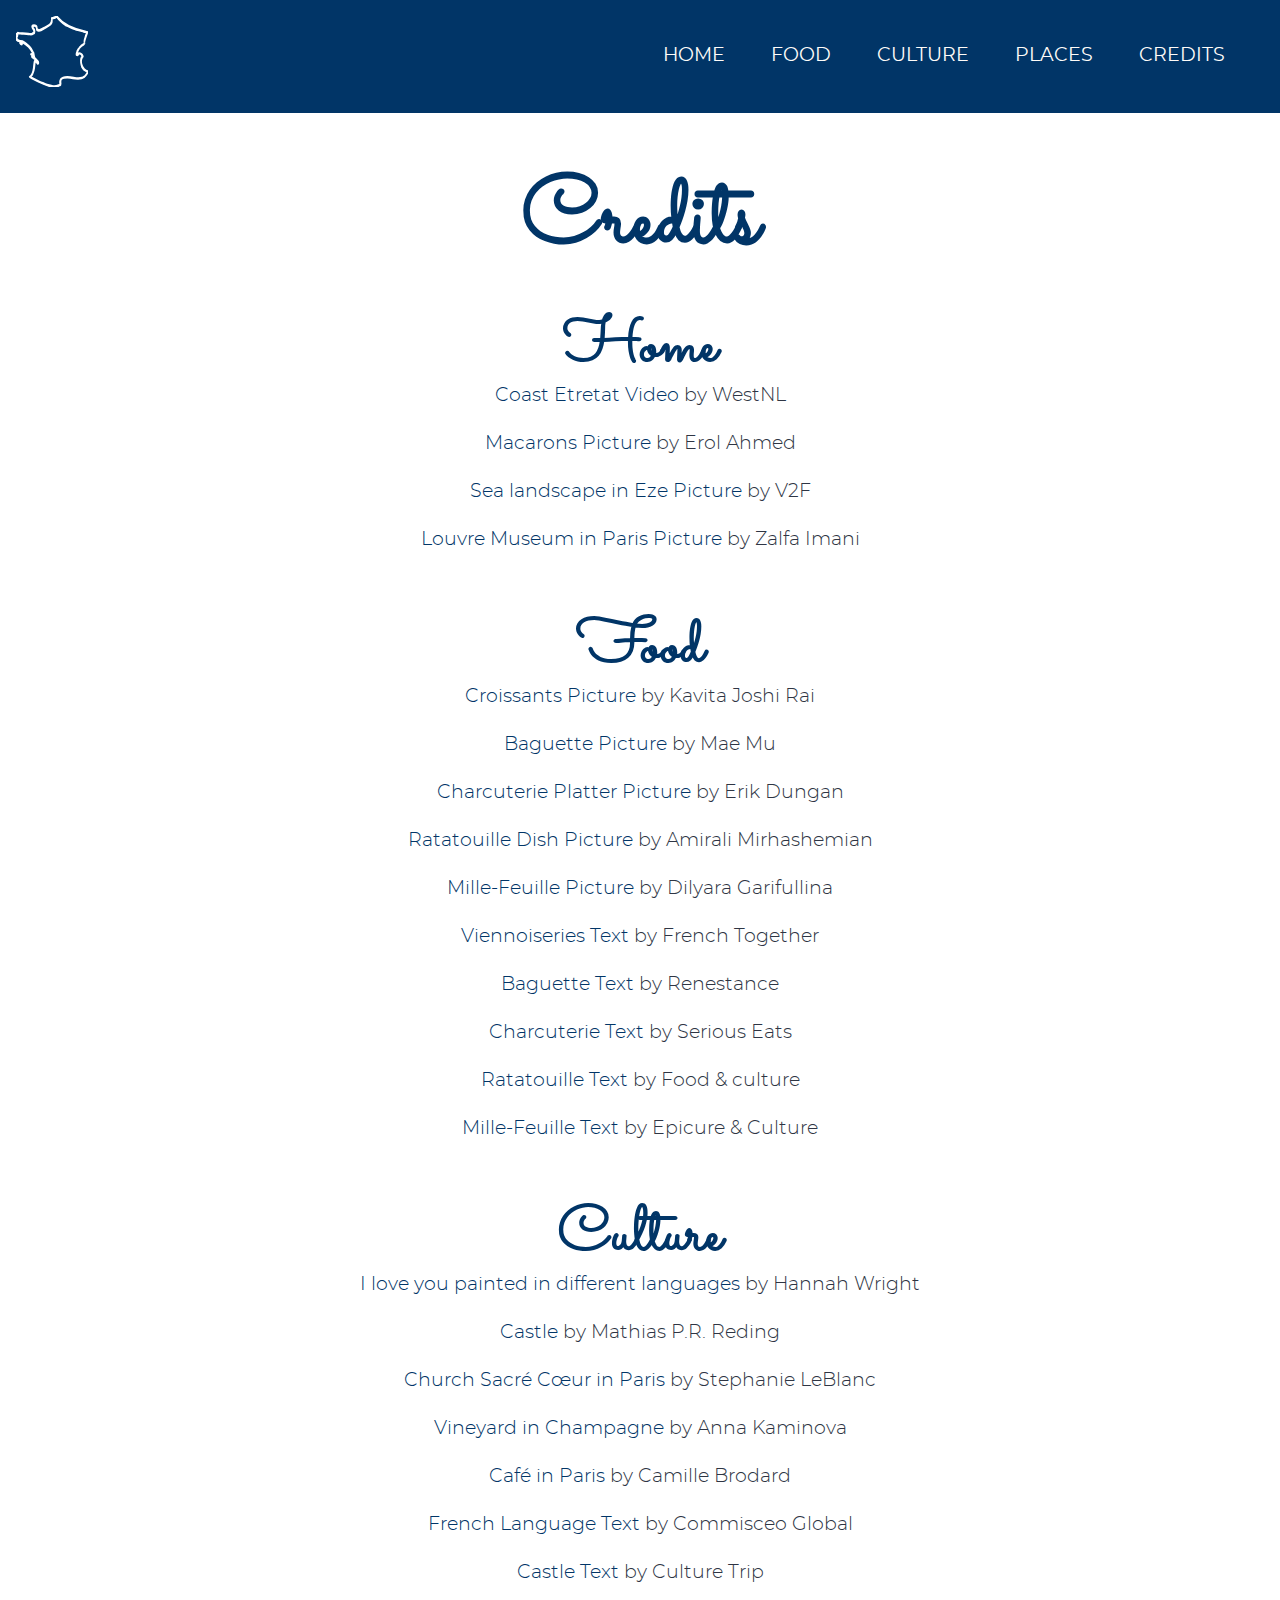
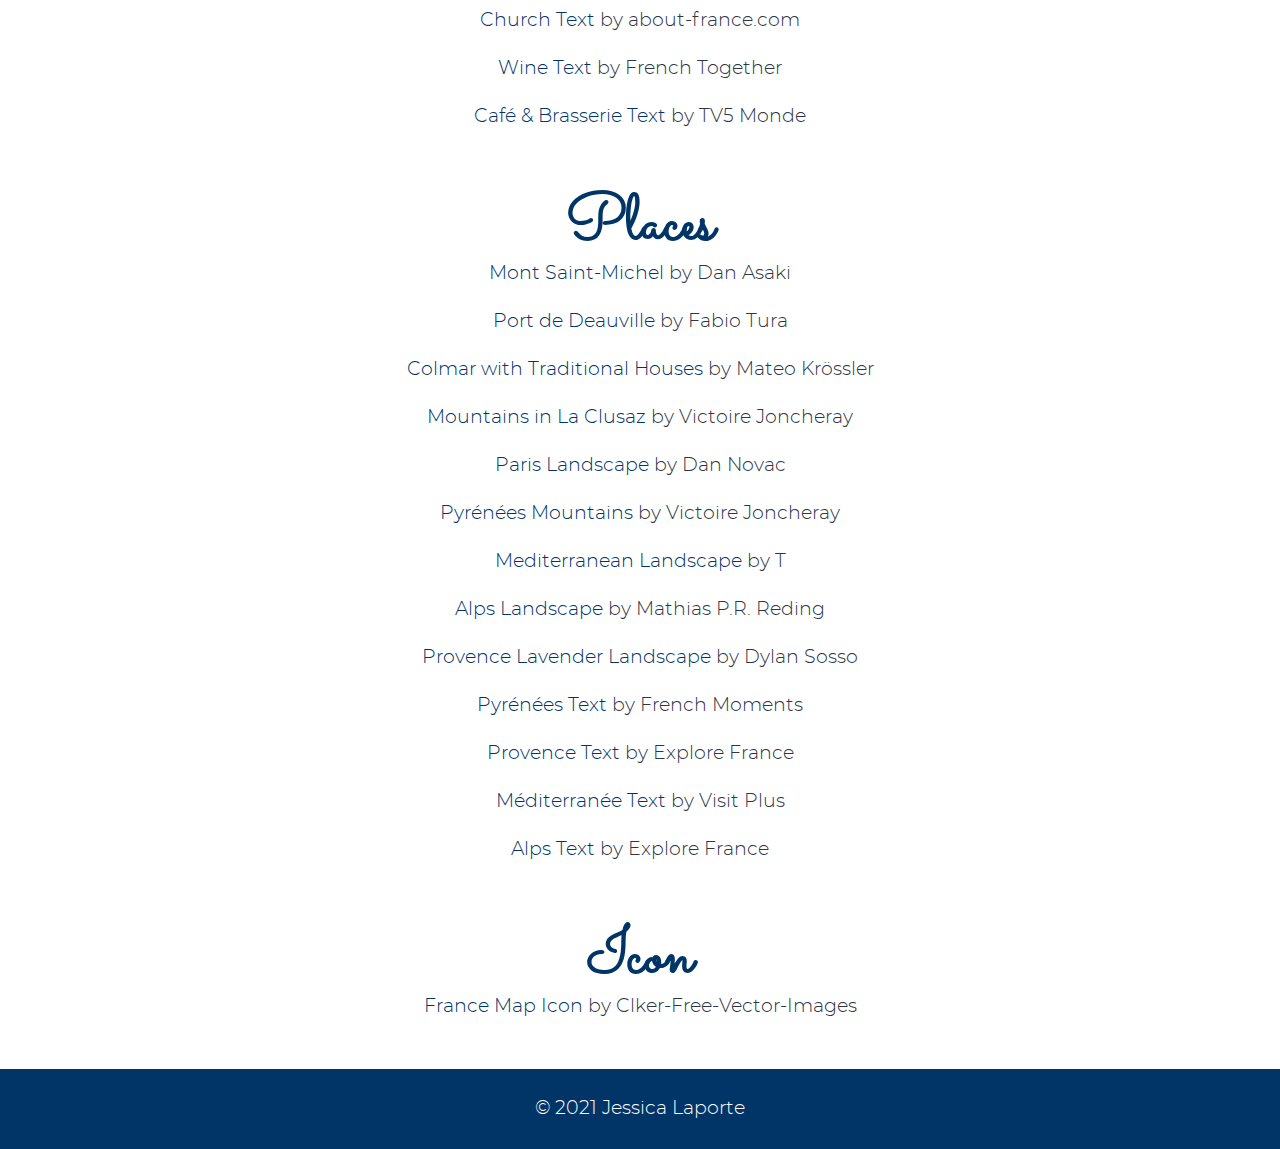
<file: credits.html>
<!DOCTYPE html>
<html lang="en">
<head>
    <meta charset="UTF-8">
    <meta http-equiv="X-UA-Compatible" content="IE=edge">
    <meta name="viewport" content="width=device-width, initial-scale=1.0">
    <meta name="description" content="Credits page gathering all the credits for images and texts used in the website.">
    <meta name="robots" content="noindex">
    
    <title>Credits</title>
    <link rel="stylesheet" href="styles/normalize-fwd.css">
	<link rel="stylesheet" href="styles/styles.css">
    <link rel="stylesheet" href="styles/credits.css">

    <link rel="apple-touch-icon-precomposed" sizes="57x57" href="apple-touch-icon-57x57.png" />
    <link rel="apple-touch-icon-precomposed" sizes="114x114" href="apple-touch-icon-114x114.png" />
    <link rel="apple-touch-icon-precomposed" sizes="72x72" href="apple-touch-icon-72x72.png" />
    <link rel="apple-touch-icon-precomposed" sizes="144x144" href="apple-touch-icon-144x144.png" />
    <link rel="apple-touch-icon-precomposed" sizes="60x60" href="apple-touch-icon-60x60.png" />
    <link rel="apple-touch-icon-precomposed" sizes="120x120" href="apple-touch-icon-120x120.png" />
    <link rel="apple-touch-icon-precomposed" sizes="76x76" href="apple-touch-icon-76x76.png" />
    <link rel="apple-touch-icon-precomposed" sizes="152x152" href="apple-touch-icon-152x152.png" />
    <link rel="icon" type="image/png" href="favicon-196x196.png" sizes="196x196" />
    <link rel="icon" type="image/png" href="favicon-96x96.png" sizes="96x96" />
    <link rel="icon" type="image/png" href="favicon-32x32.png" sizes="32x32" />
    <link rel="icon" type="image/png" href="favicon-16x16.png" sizes="16x16" />
    <link rel="icon" type="image/png" href="favicon-128.png" sizes="128x128" />
    <meta name="msapplication-TileColor" content="#FFFFFF" />
    <meta name="msapplication-TileImage" content="mstile-144x144.png" />
    <meta name="msapplication-square70x70logo" content="mstile-70x70.png" />
    <meta name="msapplication-square150x150logo" content="mstile-150x150.png" />
    <meta name="msapplication-wide310x150logo" content="mstile-310x150.png" />
    <meta name="msapplication-square310x310logo" content="mstile-310x310.png" />

</head>
<body>
    <a class="screen-reader-text" href="#site-main">Skip to content</a>

    <header class="blue">
        <a href="index.html">
            <img src="media/france-map2.svg" alt="drawing of a map of France">
        </a>
        
        <nav>
            <img id="hamburger" src="media/menu-icon.svg" alt="hamburger menu icon">
            <ul id="nav-menu" class="hidden">
                <li><a href="index.html">Home</a></li>
                <li><a href="food.html">Food</a></li>
                <li><a href="culture.html">Culture</a></li>
                <li><a href= "places.html">Places</a></li>
                <li><a href= "credits.html">Credits</a></li>
            </ul>
        </nav>

    </header>

    <main id="site-main">
        <section>
            <h1>Credits</h1>
            <section>
                <h2>Home</h2>
                <p><a href="https://pixabay.com/videos/coast-etretat-normandy-france-sea-88511/">Coast Etretat Video</a> by WestNL</p>
                <p><a href="https://unsplash.com/photos/q9Vt4pVnGzc">Macarons Picture</a> by Erol Ahmed</p>
                <p><a href="https://unsplash.com/photos/5x2-O3NZcDQ">Sea landscape in Eze Picture</a> by V2F</p>
                <p><a href="https://unsplash.com/photos/5ldYRliQ0ZQ">Louvre Museum in Paris Picture</a> by Zalfa Imani</p>
            </section>
            <section>
                <h2>Food</h2>
                <p><a href="https://unsplash.com/photos/lE5O9DktAQY">Croissants Picture</a> by Kavita Joshi Rai</p>
                <p><a href="https://unsplash.com/photos/bph0kUmAoXc">Baguette Picture</a> by Mae Mu</p>
                <p><a href="https://unsplash.com/photos/MQyCrJVFG8U">Charcuterie Platter Picture</a> by Erik Dungan</p>
                <p><a href="https://unsplash.com/photos/R02KgL5Ti3Y">Ratatouille Dish Picture</a> by Amirali Mirhashemian</p>
                <p><a href="https://unsplash.com/photos/cRwZACu3kQI">Mille-Feuille Picture</a> by Dilyara Garifullina</p>
                <p><a href="https://frenchtogether.com/viennoiseries/">Viennoiseries Text</a> by French Together</p>
                <p><a href="https://www.renestance.com/blog/la-baguette-central-to-french-life/">Baguette Text</a> by Renestance</p>
                <p><a href="https://www.seriouseats.com/french-charcuterie-introduction">Charcuterie Text</a> by Serious Eats</p>
                <p><a href="https://foodandculturerecipes.blogspot.com/2010/10/france-ratatouille_9108.html">Ratatouille Text</a> by Food & culture</p>
                <p><a href="https://epicureandculture.com/millefeuille/">Mille-Feuille Text</a> by Epicure & Culture</p>
            </section>
            <section>
                <h2>Culture</h2>
                <p><a href="https://unsplash.com/photos/ZzWsHbu2y80">I love you painted in different languages</a> by Hannah Wright</p>
                <p><a href="https://unsplash.com/photos/MjAj56SrqiE">Castle</a> by Mathias P.R. Reding</p>
                <p><a href="https://unsplash.com/photos/TkSKM1eRrHI">Church Sacré Cœur in Paris</a> by Stephanie LeBlanc</p>
                <p><a href="https://unsplash.com/photos/ckjuMXBLu7o">Vineyard in Champagne</a> by Anna Kaminova</p>
                <p><a href="https://unsplash.com/photos/iH5qFLZS390">Café in Paris</a> by Camille Brodard</p>
                <p><a href="https://www.commisceo-global.com/resources/country-guides/france-guide">French Language Text</a> by Commisceo Global</p>
                <p><a href="https://theculturetrip.com/europe/france/articles/the-10-most-beautiful-castles-in-france/">Castle Text</a> by Culture Trip</p>
                <p><a href="https://about-france.com/religion.htm">Church Text</a> by about-france.com</p>
                <p><a href="https://frenchtogether.com/french-wine/">Wine Text</a> by French Together</p>
                <p><a href="https://apprendre.tv5monde.com/en/aides/cultures-cafes-restaurants">Café & Brasserie Text</a> by TV5 Monde</p>
            </section>
            <section>
                <h2>Places</h2>
                <p><a href="https://unsplash.com/photos/wC_YNVgIRdA">Mont Saint-Michel</a> by Dan Asaki</p>
                <p><a href="https://unsplash.com/photos/7mQV4SvdZL4">Port de Deauville</a> by Fabio Tura</p>
                <p><a href="https://unsplash.com/photos/rJ-CD2e7iMQ">Colmar with Traditional Houses</a> by Mateo Krössler</p>
                <p><a href= "https://unsplash.com/photos/wVQFrEZCThs">Mountains in La Clusaz</a> by Victoire Joncheray</p>
                <p><a href="https://unsplash.com/photos/jpZjopNjtWE">Paris Landscape</a> by Dan Novac</p>
                <p><a href="https://unsplash.com/photos/GpY0eWXuRLE">Pyrénées Mountains</a> by Victoire Joncheray</p>
                <p><a href="https://unsplash.com/photos/SYt7-15C2KA">Mediterranean Landscape</a> by T</p>
                <p><a href="https://unsplash.com/photos/xCiXro2avNI">Alps Landscape</a> by Mathias P.R. Reding</p>
                <p><a href="https://unsplash.com/photos/L7bGZbb_K1I">Provence Lavender Landscape</a> by Dylan Sosso</p>
                <p><a href="https://frenchmoments.eu/le-massif-des-pyrenees-the-pyrenees-mountains/">Pyrénées Text</a> by French Moments</p>
                <p><a href="https://ca.france.fr/en/provence/list/everything-you-need-to-know-about-lavender-in-five-minutes">Provence Text</a> by Explore France</p>
                <p><a href="https://www.visit-plus.com/node/6509">Méditerranée Text</a> by Visit Plus</p>
                <p><a href="https://us.france.fr/en/alps-mont-blanc/article/alps-0">Alps Text</a> by Explore France</p>
            </section>
            <section>
                <h2>Icon</h2>
                <p><a href="https://pixabay.com/vectors/france-map-country-french-33592/">France Map Icon</a> by Clker-Free-Vector-Images</p>
            </section>
        </section>
    </main>

    <footer>
        <p>&copy; 2021 Jessica Laporte</p>
    </footer>
    
    <script src="index.js"></script>
</body>
</html>
</file>
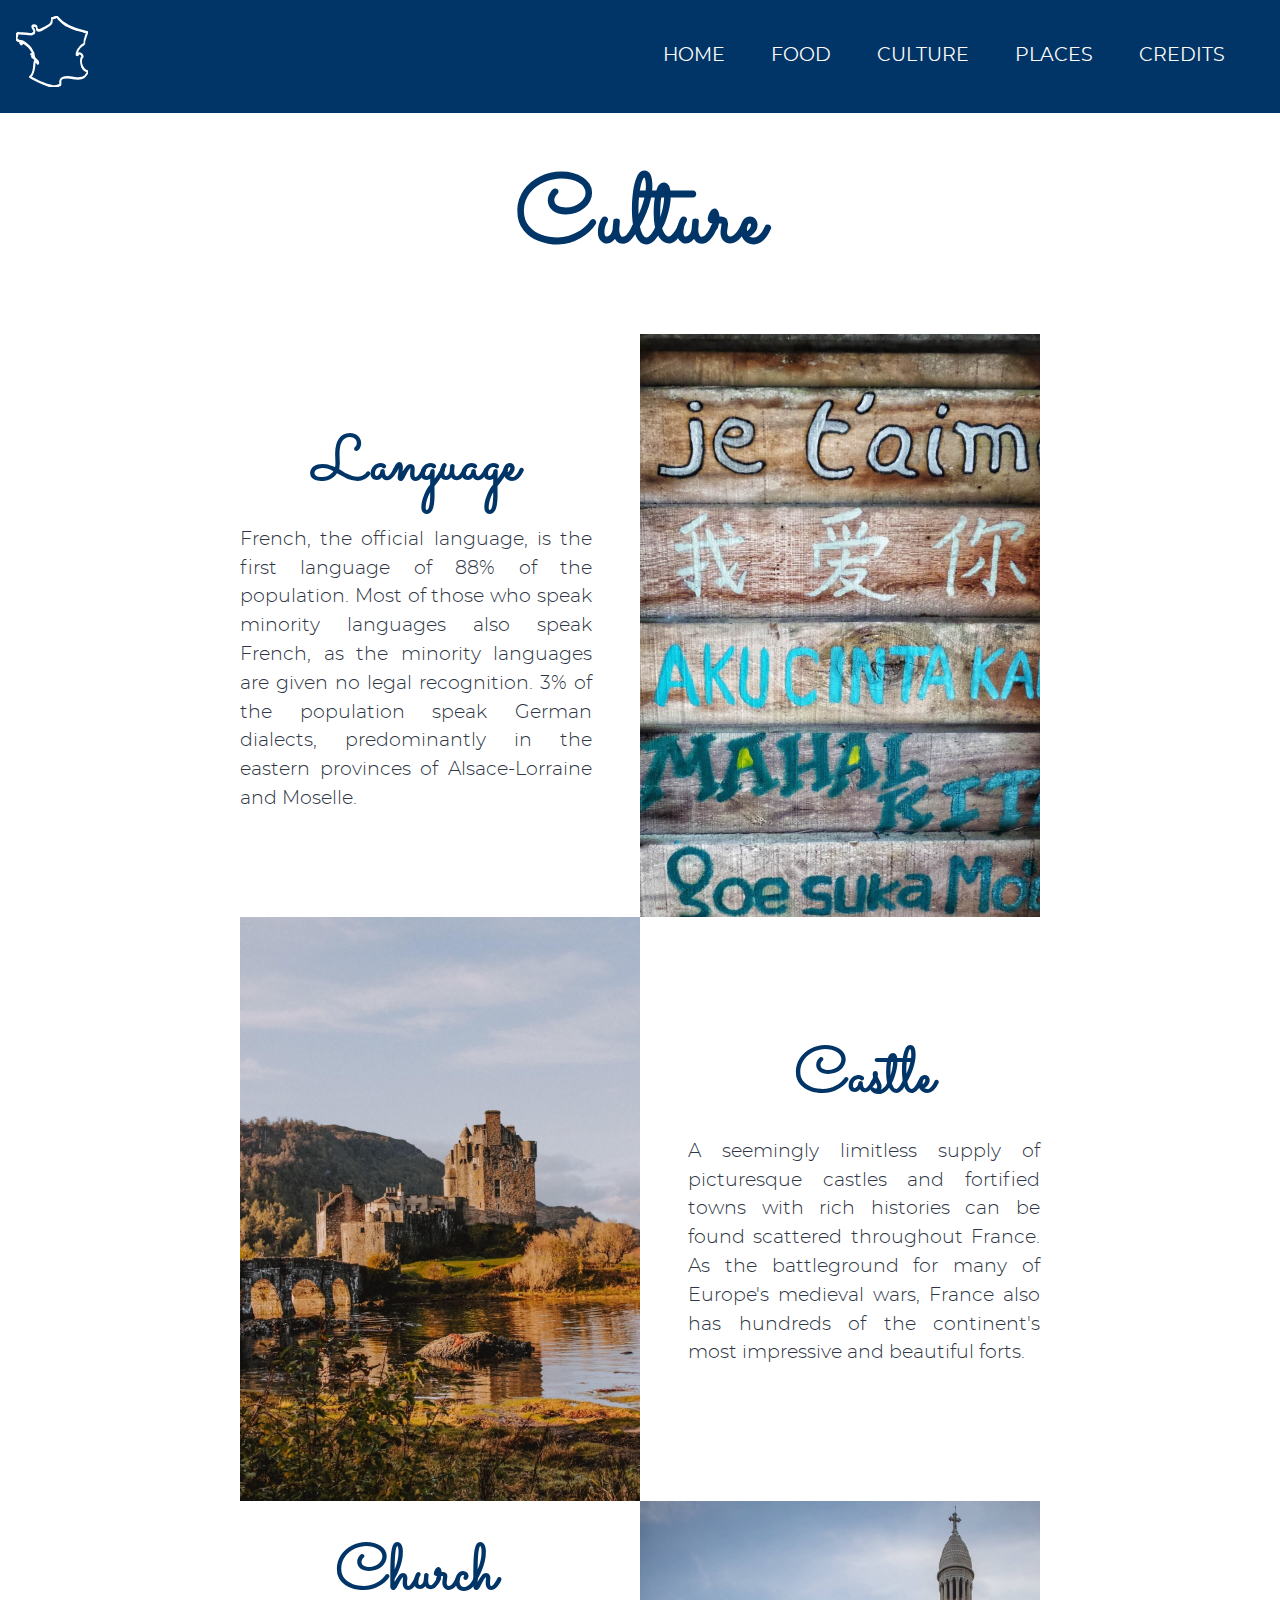
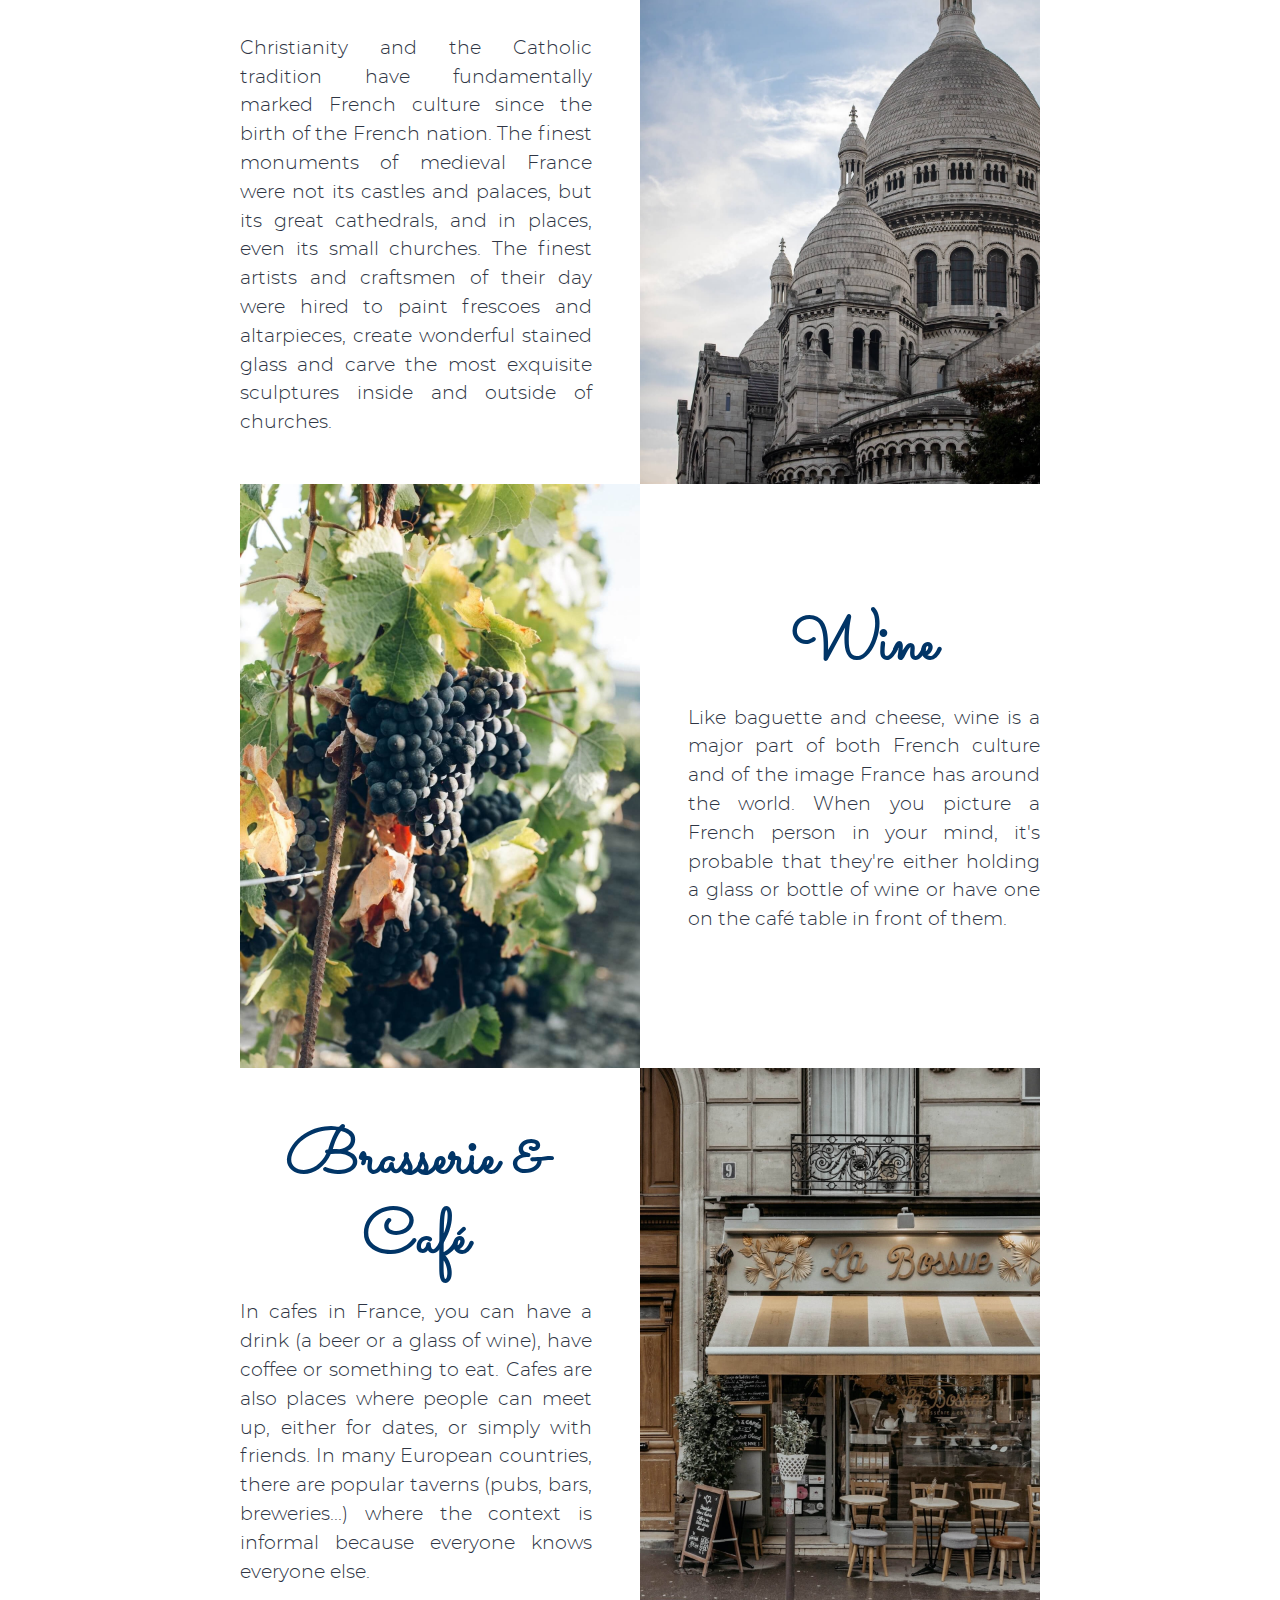
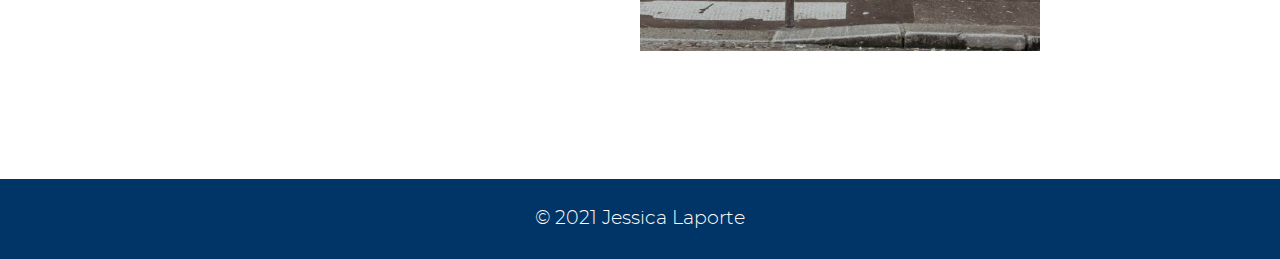
<file: culture.html>
<!DOCTYPE html>
<html lang="en">
<head>
    <meta charset="UTF-8">
    <meta http-equiv="X-UA-Compatible" content="IE=edge">
    <meta name="viewport" content="width=device-width, initial-scale=1.0">
    <meta name="description" content="Discover the main ulture characteristics of France.">
    
    <title>Culture in France</title>
    <link rel="stylesheet" href="styles/normalize-fwd.css">
	<link rel="stylesheet" href="styles/styles.css">
    <link rel="stylesheet" href="styles/food-place-culture.css">

    <link rel="apple-touch-icon-precomposed" sizes="57x57" href="apple-touch-icon-57x57.png" />
    <link rel="apple-touch-icon-precomposed" sizes="114x114" href="apple-touch-icon-114x114.png" />
    <link rel="apple-touch-icon-precomposed" sizes="72x72" href="apple-touch-icon-72x72.png" />
    <link rel="apple-touch-icon-precomposed" sizes="144x144" href="apple-touch-icon-144x144.png" />
    <link rel="apple-touch-icon-precomposed" sizes="60x60" href="apple-touch-icon-60x60.png" />
    <link rel="apple-touch-icon-precomposed" sizes="120x120" href="apple-touch-icon-120x120.png" />
    <link rel="apple-touch-icon-precomposed" sizes="76x76" href="apple-touch-icon-76x76.png" />
    <link rel="apple-touch-icon-precomposed" sizes="152x152" href="apple-touch-icon-152x152.png" />
    <link rel="icon" type="image/png" href="favicon-196x196.png" sizes="196x196" />
    <link rel="icon" type="image/png" href="favicon-96x96.png" sizes="96x96" />
    <link rel="icon" type="image/png" href="favicon-32x32.png" sizes="32x32" />
    <link rel="icon" type="image/png" href="favicon-16x16.png" sizes="16x16" />
    <link rel="icon" type="image/png" href="favicon-128.png" sizes="128x128" />
    <meta name="msapplication-TileColor" content="#FFFFFF" />
    <meta name="msapplication-TileImage" content="mstile-144x144.png" />
    <meta name="msapplication-square70x70logo" content="mstile-70x70.png" />
    <meta name="msapplication-square150x150logo" content="mstile-150x150.png" />
    <meta name="msapplication-wide310x150logo" content="mstile-310x150.png" />
    <meta name="msapplication-square310x310logo" content="mstile-310x310.png" />

</head>
<body>
    <a class="screen-reader-text" href="#site-main">Skip to content</a>

    <header class="blue">
        <a href="index.html">
            <img src="media/france-map2.svg" alt="drawing of a map of France">
        </a>
        
        <nav>
            <img id="hamburger" src="media/menu-icon.svg" alt="hamburger menu icon">
            <ul id="nav-menu" class="hidden">
                <li><a href="index.html">Home</a></li>
                <li><a href="food.html">Food</a></li>
                <li><a href="culture.html">Culture</a></li>
                <li><a href= "places.html">Places</a></li>
                <li><a href= "credits.html">Credits</a></li>
            </ul>
        </nav>

    </header>

    <main id="site-main">
        <section>
            <h1>Culture</h1>
            <article>
                <div class="text-box">
                    <div class="title-description">
                        <h2>Language</h2>
                        <p>French, the official language, is the first language of 88% of the population. Most of those who speak minority languages also speak French, as the minority languages are given no legal recognition. 3% of the population speak German dialects, predominantly in the eastern provinces of Alsace-Lorraine and Moselle.</p>
                    </div>
                    <img src="media/culture-language_4_11zon.webp" alt="board with written I love you in different languages">
                </div>
            </article>

            <article>
                <div class="text-box">
                    <div class="title-description">
                        <h2>Castle</h2>
                        <p>A seemingly limitless supply of picturesque castles and fortified towns with rich histories can be found scattered throughout France. As the battleground for many of Europe's medieval wars, France also has hundreds of the continent's most impressive and beautiful forts.</p>
                    </div>
                    <img src="media/culture-castle_2_11zon.webp" alt="castle on a hill">
                </div>
            </article>

            <article>
                <div class="text-box">
                    <div class="title-description">
                        <h2>Church</h2>
                        <p>Christianity and the Catholic tradition have fundamentally marked French culture since the birth of the French nation. The finest monuments of medieval France were not its castles and palaces, but its great cathedrals, and in places, even its small churches. The finest artists and craftsmen of their day were hired to paint frescoes and altarpieces, create wonderful stained glass and carve the most exquisite sculptures inside and outside of churches.</p>
                    </div>
                    <img src="media/culture-church_3_11zon.webp" alt="top of a church on a sunny day">
                </div>
            </article>

            <article>
                <div class="text-box">
                    <div class="title-description">
                        <h2>Wine</h2>
                        <p>Like baguette and cheese, wine is a major part of both French culture and of the image France has around the world. When you picture a French person in your mind, it's probable that they're either holding a glass or bottle of wine or have one on the café table in front of them.</p>
                    </div>
                    <img src="media/culture-vinyard_5_11zon.webp" alt="vine from a vineyard">
                </div>
            </article>

            <article>
                <div class="text-box">
                    <div class="title-description">
                        <h2>Brasserie & Café</h2>
                        <p>In cafes in France, you can have a drink (a beer or a glass of wine), have coffee or something to eat. Cafes are also places where people can meet up, either for dates, or simply with friends. In many European countries, there are popular taverns (pubs, bars, breweries...) where the context is informal because everyone knows everyone else.</p>
                    </div>
                    <img src="media/Culture-brasserie_11zon.webp" alt="small and cute brasserie">
                </div>
            </article>

        </section>

    </main>

    <footer>
        <p>&copy; 2021 Jessica Laporte</p>
    </footer>
    
    <script src="index.js"></script>
</body>
</html>
</file>
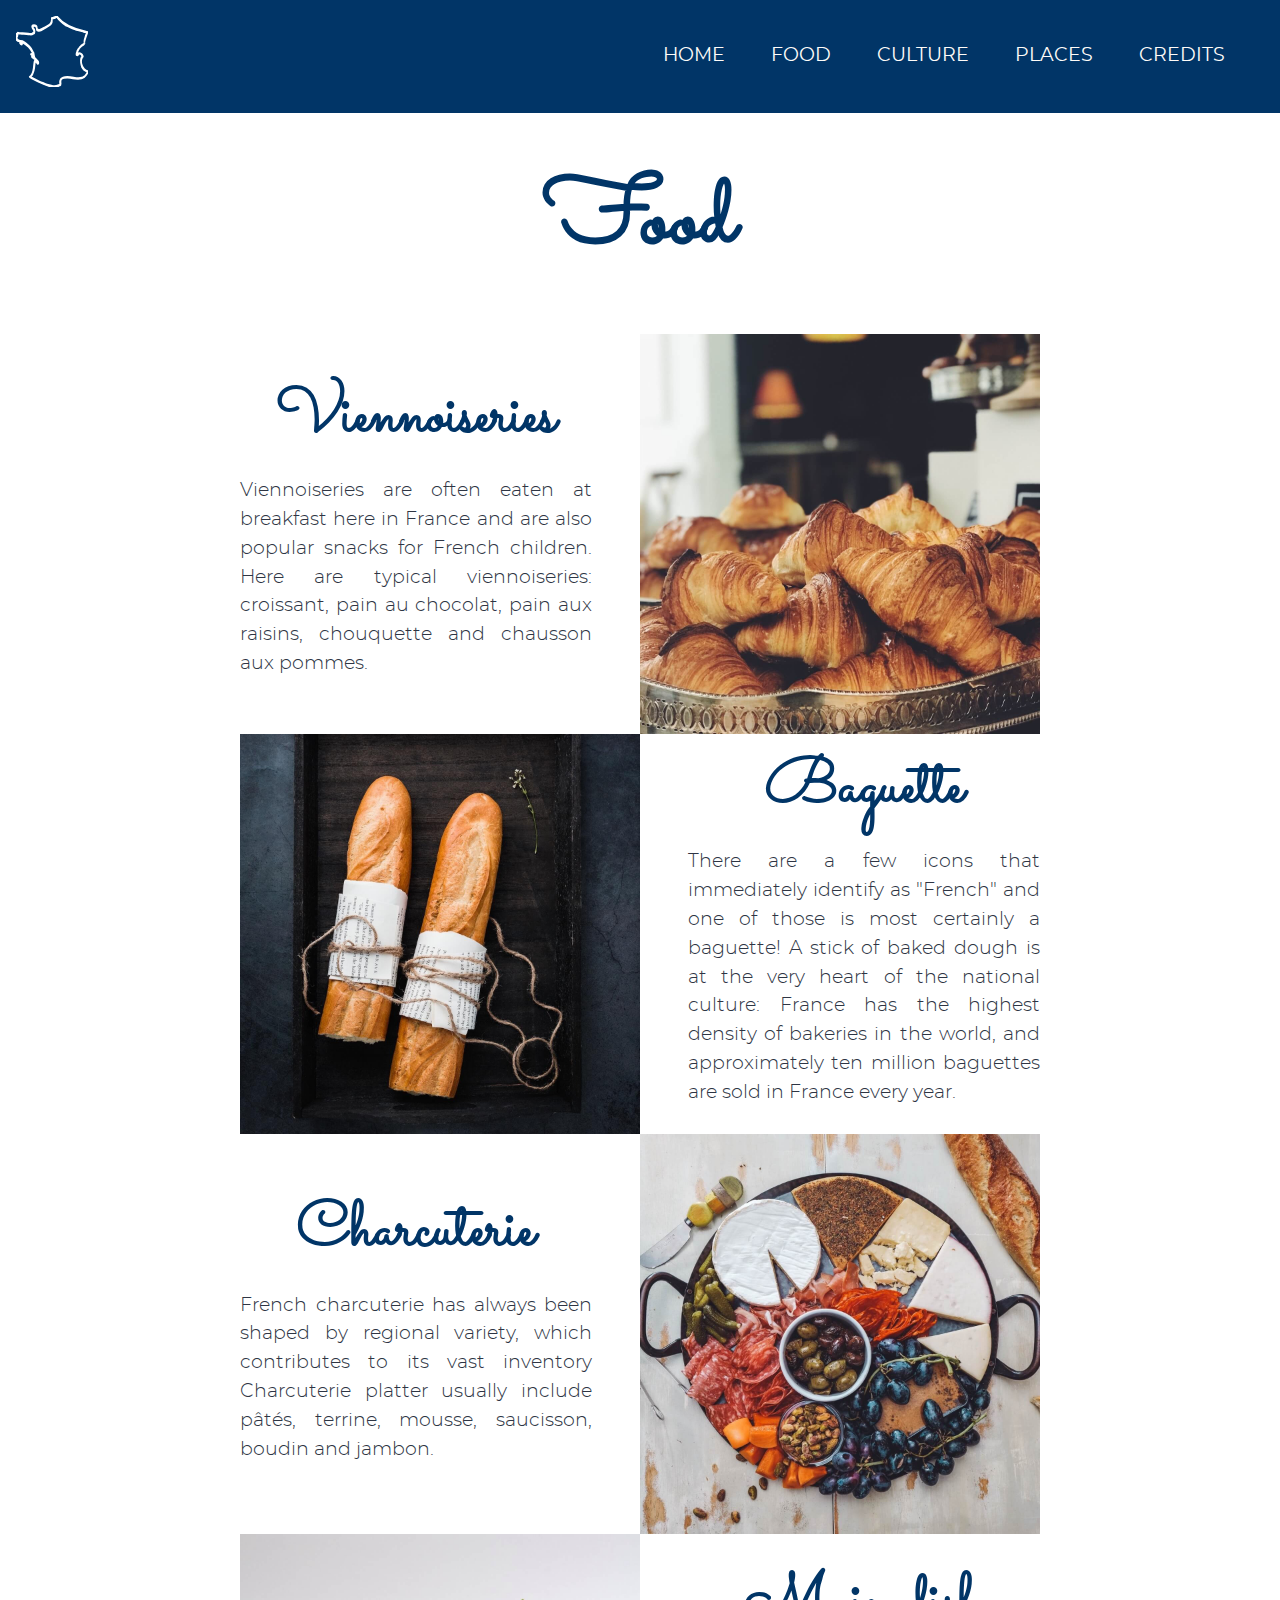
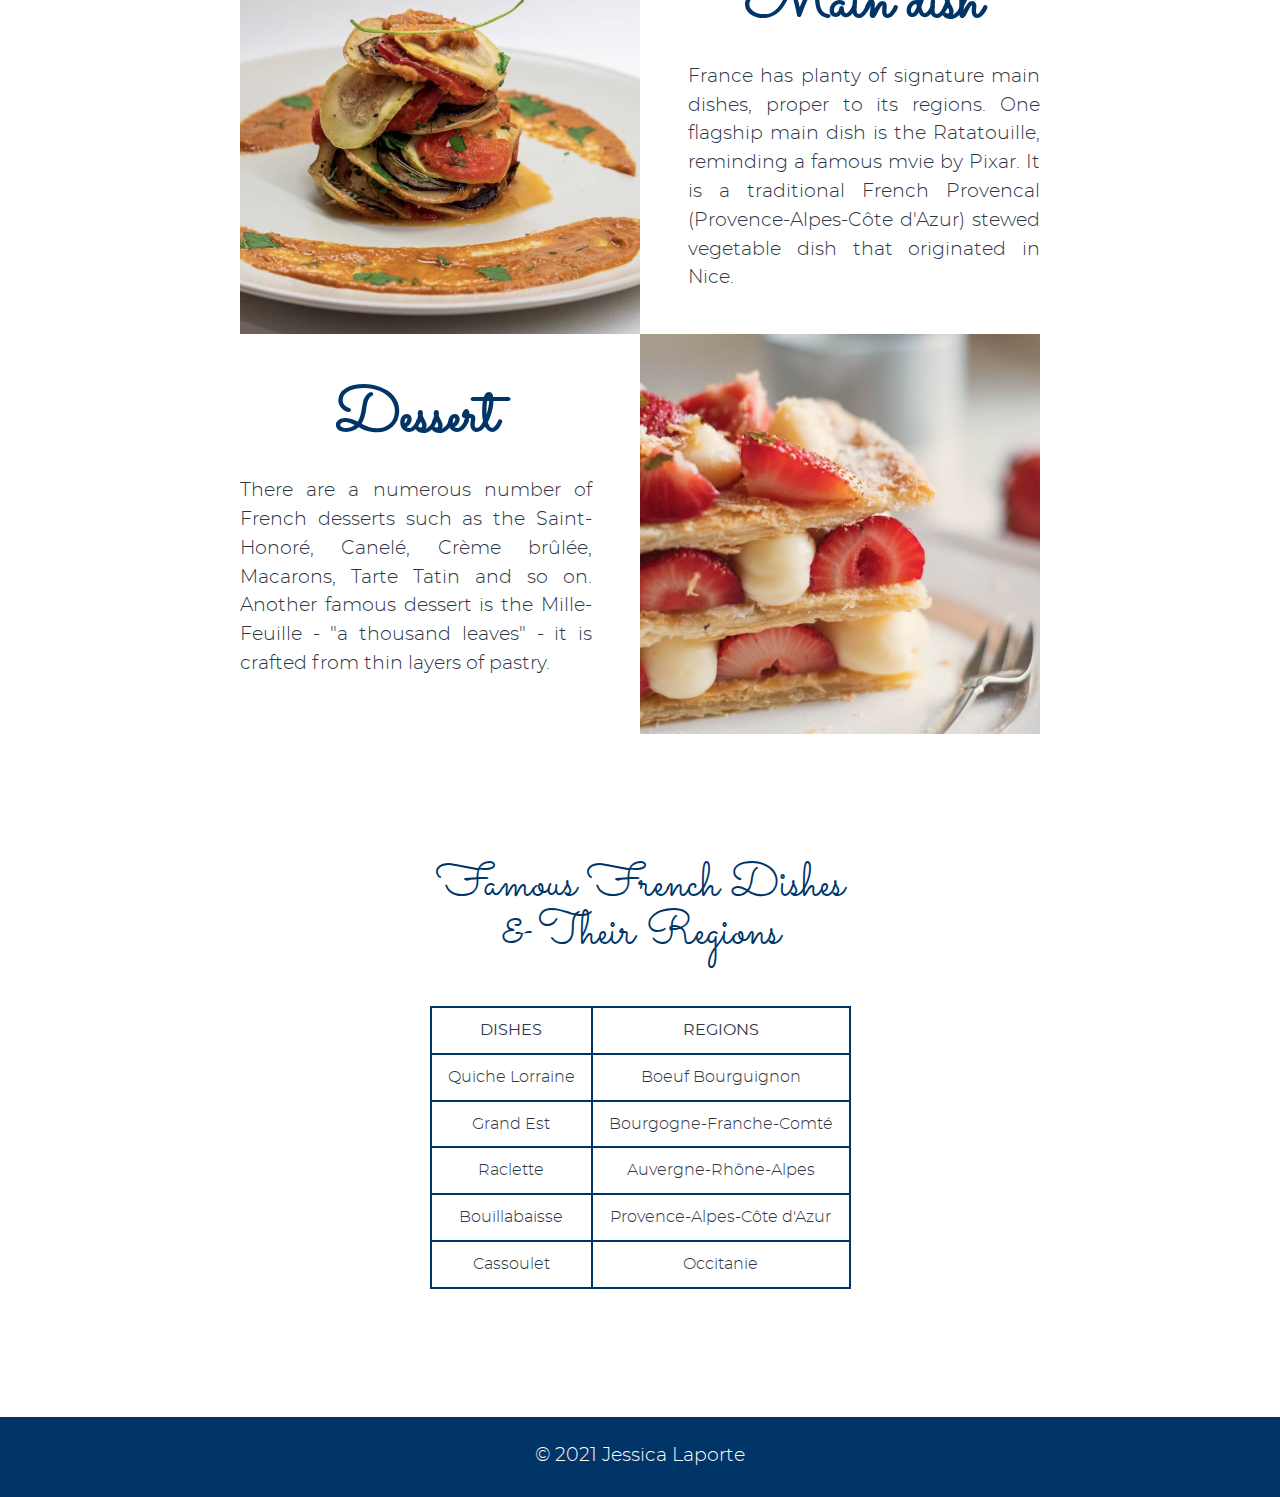
<file: food.html>
<!DOCTYPE html>
<html lang="en">
<head>
    <meta charset="UTF-8">
    <meta http-equiv="X-UA-Compatible" content="IE=edge">
    <meta name="viewport" content="width=device-width, initial-scale=1.0">
    <meta name="description" content="Discover famous food in France, savoury and sweet dishes, as well as region specialties.">
    
    <title>Food in France</title>
    <link rel="stylesheet" href="styles/normalize-fwd.css">
	<link rel="stylesheet" href="styles/styles.css">
    <link rel="stylesheet" href="styles/food-place-culture.css">

    <link rel="apple-touch-icon-precomposed" sizes="57x57" href="apple-touch-icon-57x57.png" />
    <link rel="apple-touch-icon-precomposed" sizes="114x114" href="apple-touch-icon-114x114.png" />
    <link rel="apple-touch-icon-precomposed" sizes="72x72" href="apple-touch-icon-72x72.png" />
    <link rel="apple-touch-icon-precomposed" sizes="144x144" href="apple-touch-icon-144x144.png" />
    <link rel="apple-touch-icon-precomposed" sizes="60x60" href="apple-touch-icon-60x60.png" />
    <link rel="apple-touch-icon-precomposed" sizes="120x120" href="apple-touch-icon-120x120.png" />
    <link rel="apple-touch-icon-precomposed" sizes="76x76" href="apple-touch-icon-76x76.png" />
    <link rel="apple-touch-icon-precomposed" sizes="152x152" href="apple-touch-icon-152x152.png" />
    <link rel="icon" type="image/png" href="favicon-196x196.png" sizes="196x196" />
    <link rel="icon" type="image/png" href="favicon-96x96.png" sizes="96x96" />
    <link rel="icon" type="image/png" href="favicon-32x32.png" sizes="32x32" />
    <link rel="icon" type="image/png" href="favicon-16x16.png" sizes="16x16" />
    <link rel="icon" type="image/png" href="favicon-128.png" sizes="128x128" />
    <meta name="msapplication-TileColor" content="#FFFFFF" />
    <meta name="msapplication-TileImage" content="mstile-144x144.png" />
    <meta name="msapplication-square70x70logo" content="mstile-70x70.png" />
    <meta name="msapplication-square150x150logo" content="mstile-150x150.png" />
    <meta name="msapplication-wide310x150logo" content="mstile-310x150.png" />
    <meta name="msapplication-square310x310logo" content="mstile-310x310.png" />

</head>
<body>
    <a class="screen-reader-text" href="#site-main">Skip to content</a>

    <header class="blue">
        <a href="index.html">
            <img src="media/france-map2.svg" alt="drawing of a map of France">
        </a>
        
        <nav>
            <img id="hamburger" src="media/menu-icon.svg" alt="hamburger menu icon">
            <ul id="nav-menu" class="hidden">
                <li><a href="index.html">Home</a></li>
                <li><a href="food.html">Food</a></li>
                <li><a href="culture.html">Culture</a></li>
                <li><a href= "places.html">Places</a></li>
                <li><a href= "credits.html">Credits</a></li>
            </ul>
        </nav>

    </header>

    <main id="site-main">
        <section>
            <h1>Food</h1>
            <article>
                <div class="text-box">
                    <div class="title-description">
                        <h2>Viennoiseries</h2>
                        <p>Viennoiseries are often eaten at breakfast here in France and are also popular snacks for French children. Here are typical viennoiseries: croissant, pain au chocolat, pain aux raisins, chouquette and chausson aux pommes.</p>
                    </div>
                    <img src="media/food-viennoiserie_5_11zon.webp" alt="croissants stacked on a tray">
                </div>
            </article>

            <article>
                <div class="text-box">
                    <div class="title-description">
                        <h2>Baguette</h2>
                        <p>There are a few icons that immediately identify as "French" and one of those is most certainly a baguette! A stick of baked dough is at the very heart of the national culture: France has the highest density of bakeries in the world, and approximately ten million baguettes are sold in France every year.</p>
                    </div>
                    <img src="media/food-baguette_1_11zon.webp" alt="two half baguettes on a tray">  
                </div>
            </article>

            <article>
                <div class="text-box">
                    <div class="title-description">
                        <h2>Charcuterie</h2>
                        <p>French charcuterie has always been shaped by regional variety, which contributes to its vast inventory Charcuterie platter usually include pâtés, terrine, mousse, saucisson, boudin and jambon.</p>
                    </div>
                    <img src="media/food-charcuterie_2_11zon.webp" alt="charcuterie platter">
                </div>
            </article>

            <article>
                <div class="text-box">
                    <div class="title-description">
                        <h2>Main dish</h2>
                        <p>France has planty of signature main dishes, proper to its regions. One flagship main dish is the Ratatouille, reminding a famous mvie by Pixar. It is a traditional French Provencal (Provence-Alpes-Côte d'Azur) stewed vegetable dish that originated in Nice.</p>
                    </div>
                    <img src="media/food-ratatouille_4_11zon.webp" alt="gastronomic ratatouille on a white plate">
                </div>
            </article>

            <article>
                <div class="text-box">
                    <div class="title-description">
                        <h2>Dessert</h2>
                        <p>There are a numerous number of French desserts such as the Saint-Honoré, Canelé, Crème brûlée, Macarons, Tarte Tatin and so on. Another famous dessert is the Mille-Feuille - "a thousand leaves" - it is crafted from thin layers of pastry. </p>
                    </div>
                    <img src="media/food-dessert_3_11zon.webp" alt="mille feuille dessert with strawberries and cream">
                </div>
            </article>
            <section>
                <table>
                    <caption class="table-title">Famous French Dishes & Their Regions</caption>
                    <thead>
                        <tr>
                            <th>Dishes</th>
                            <th>Regions</th>
                        </tr>
                    </thead>
                    <tbody>
                        <tr>
                            <td>Quiche Lorraine</td>
                            <td>Boeuf Bourguignon</td>
                        </tr>
                        <tr>
                            <td>Grand Est</td>
                            <td>Bourgogne-Franche-Comté</td>
                        </tr>
                        <tr>
                            <td>Raclette</td>
                            <td>Auvergne-Rhône-Alpes</td>
                        </tr>
                        <tr>
                            <td>Bouillabaisse</td>
                            <td>Provence-Alpes-Côte d'Azur</td>
                        </tr>
                        <tr>
                            <td>Cassoulet</td>
                            <td>Occitanie</td>
                        </tr>

                    </tbody>
                </table>
            </section>

        </section>

    </main>

    <footer>
        <p>&copy; 2021 Jessica Laporte</p>
    </footer>
    
    <script src="index.js"></script>
</body>
</html>
</file>
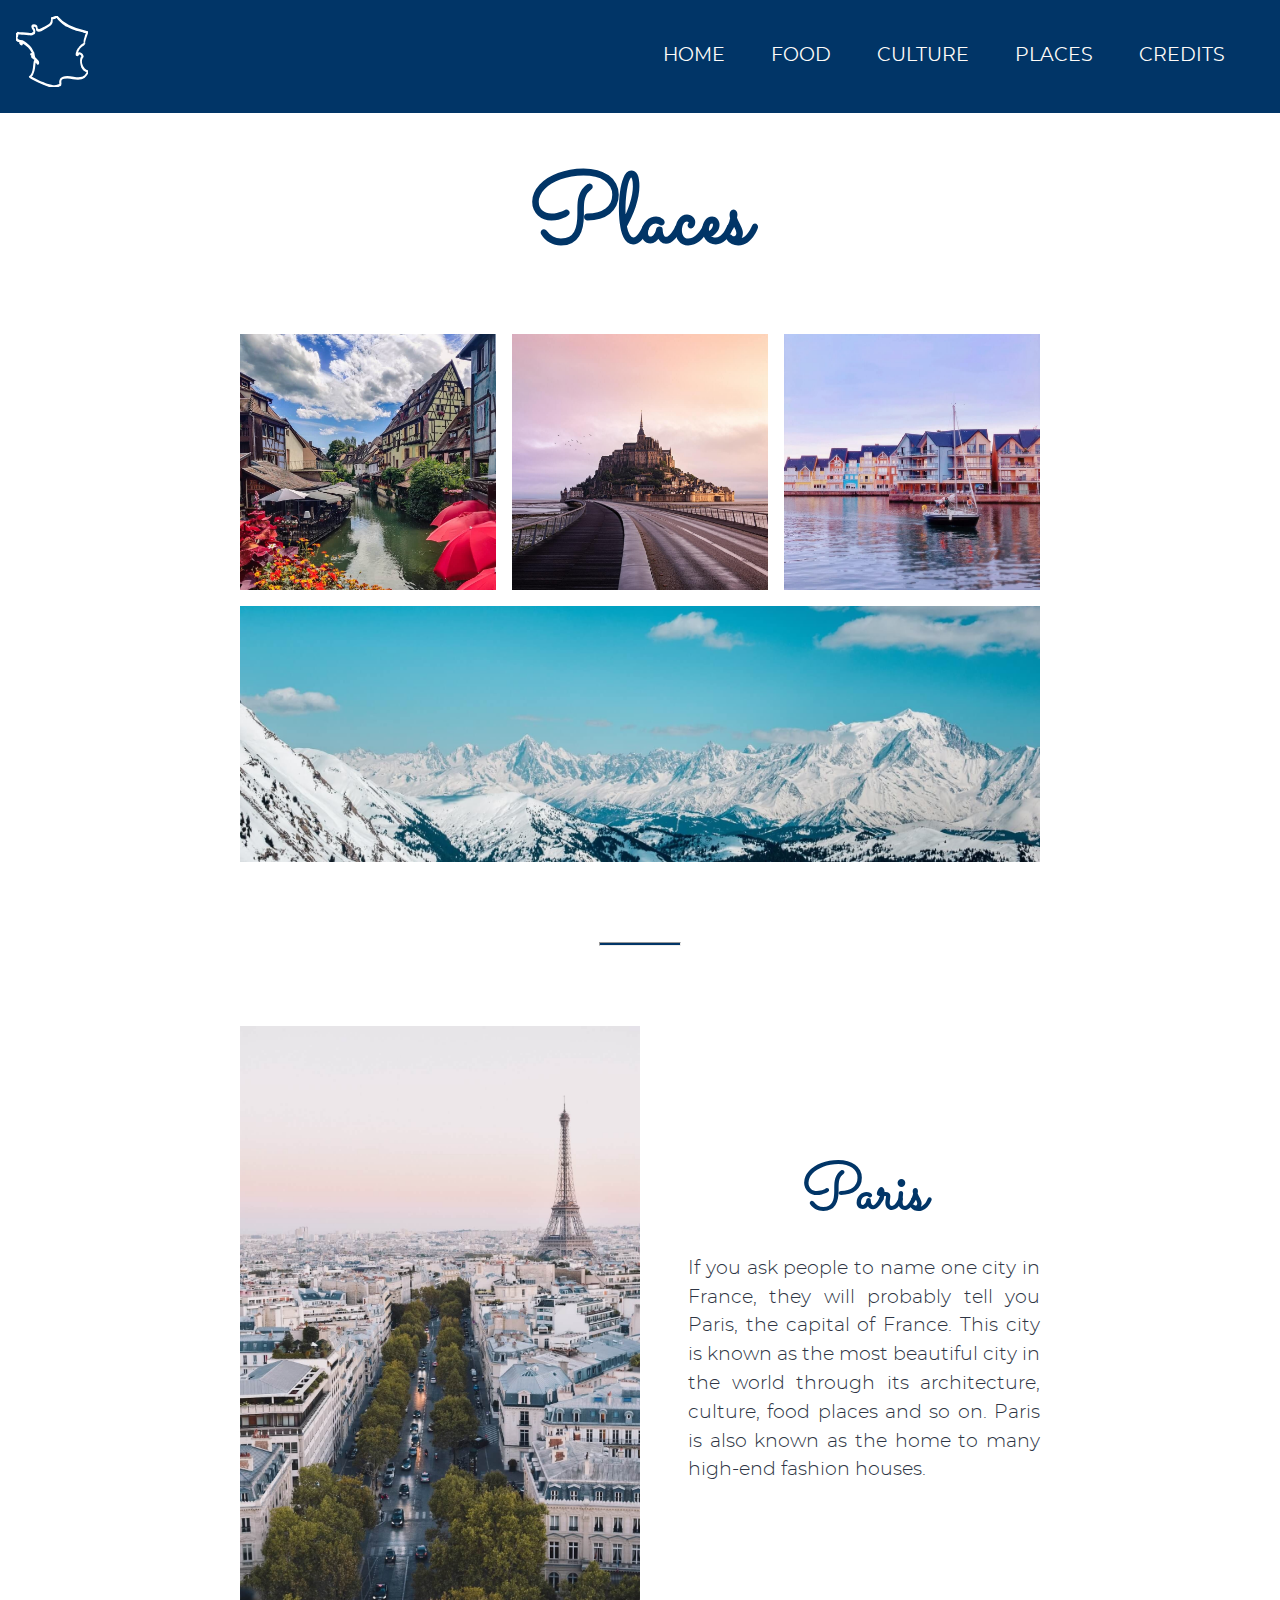
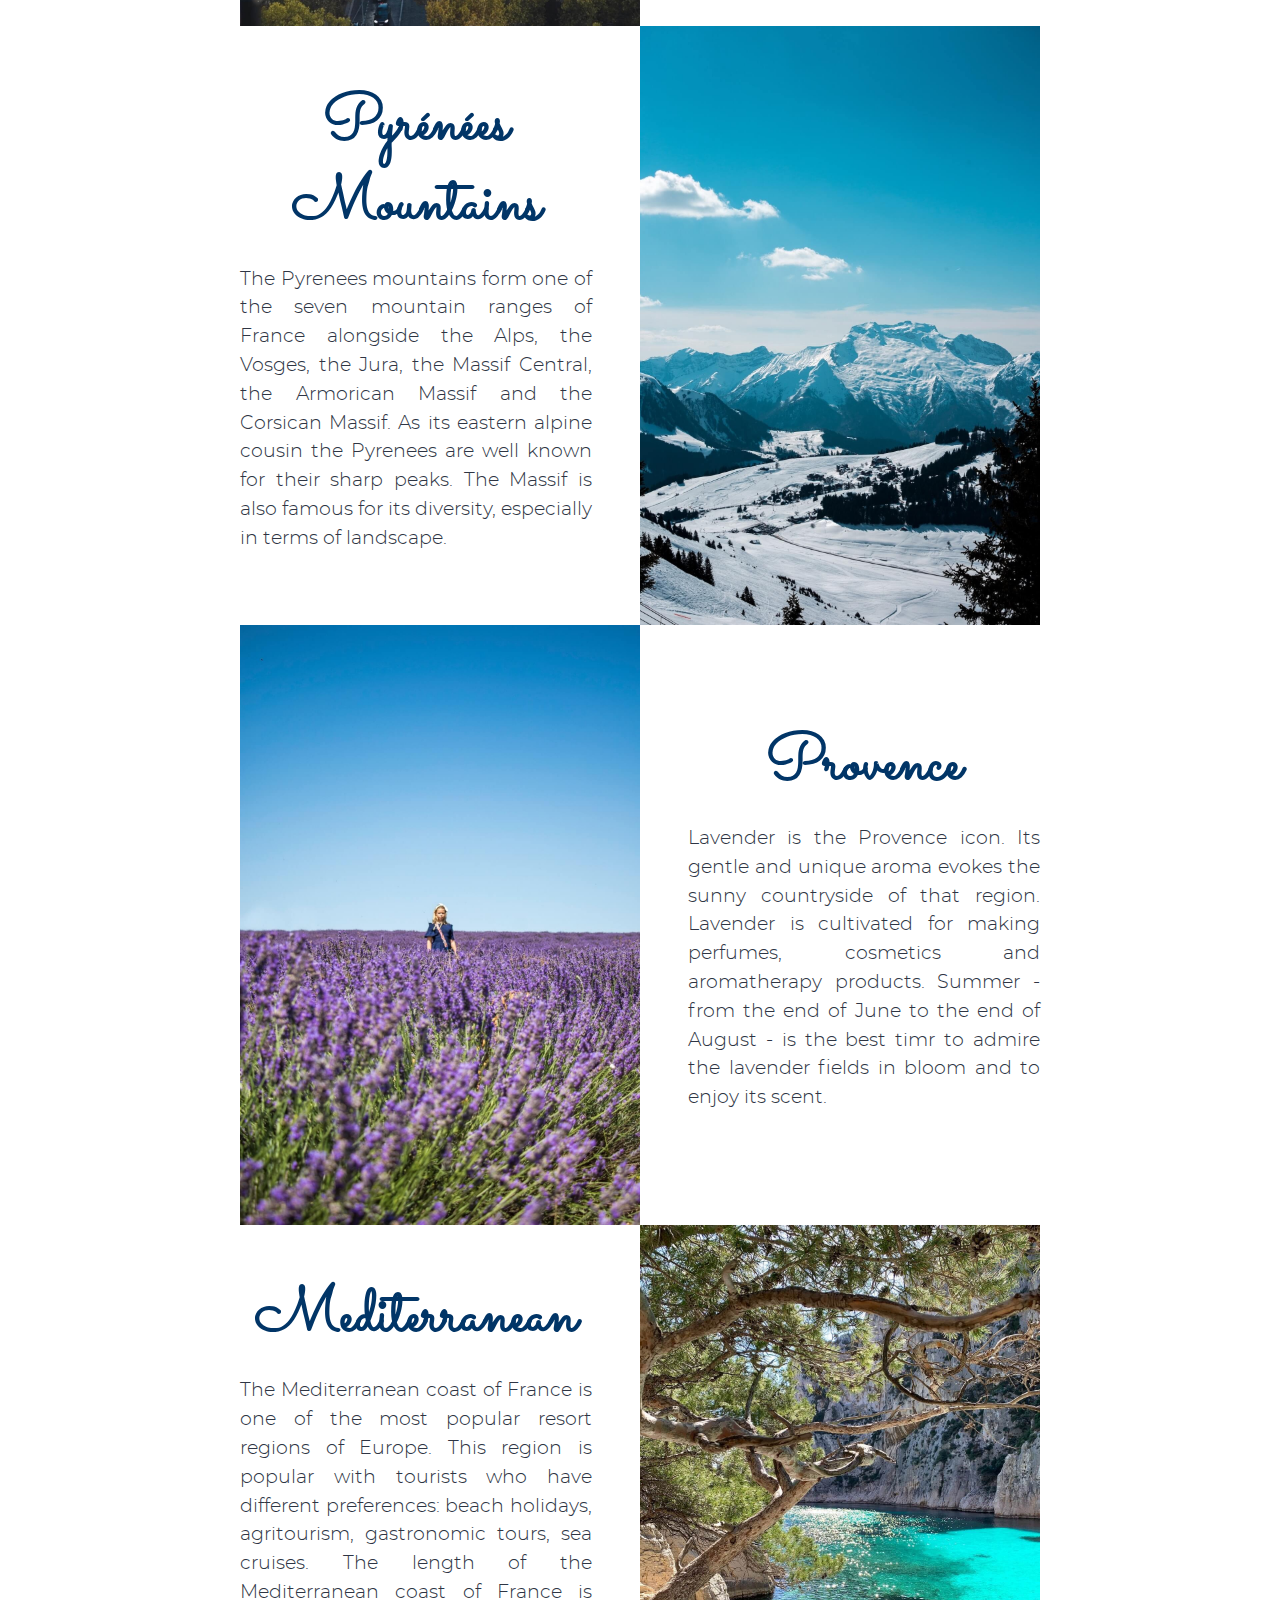
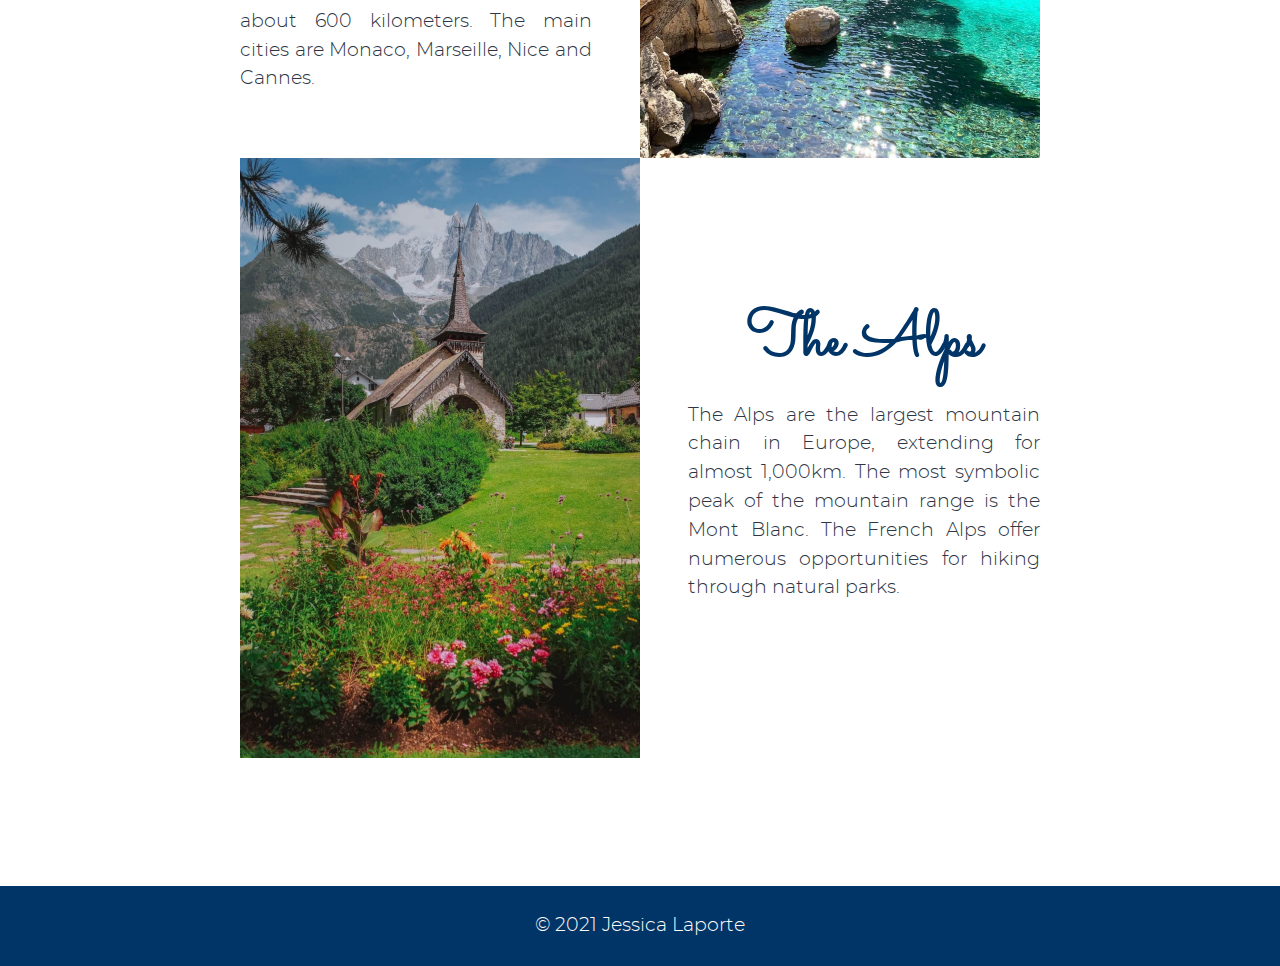
<file: places.html>
<!DOCTYPE html>
<html lang="en">
<head>
    <meta charset="UTF-8">
    <meta http-equiv="X-UA-Compatible" content="IE=edge">
    <meta name="viewport" content="width=device-width, initial-scale=1.0">
    <meta name="description" content="Discover five famous places to visit in France - from mountains to sea.">

    <title>Places in France</title>
    <link rel="stylesheet" href="styles/normalize-fwd.css">
	<link rel="stylesheet" href="styles/styles.css">
    <link rel="stylesheet" href="styles/food-place-culture.css">

    <link rel="apple-touch-icon-precomposed" sizes="57x57" href="apple-touch-icon-57x57.png" />
    <link rel="apple-touch-icon-precomposed" sizes="114x114" href="apple-touch-icon-114x114.png" />
    <link rel="apple-touch-icon-precomposed" sizes="72x72" href="apple-touch-icon-72x72.png" />
    <link rel="apple-touch-icon-precomposed" sizes="144x144" href="apple-touch-icon-144x144.png" />
    <link rel="apple-touch-icon-precomposed" sizes="60x60" href="apple-touch-icon-60x60.png" />
    <link rel="apple-touch-icon-precomposed" sizes="120x120" href="apple-touch-icon-120x120.png" />
    <link rel="apple-touch-icon-precomposed" sizes="76x76" href="apple-touch-icon-76x76.png" />
    <link rel="apple-touch-icon-precomposed" sizes="152x152" href="apple-touch-icon-152x152.png" />
    <link rel="icon" type="image/png" href="favicon-196x196.png" sizes="196x196" />
    <link rel="icon" type="image/png" href="favicon-96x96.png" sizes="96x96" />
    <link rel="icon" type="image/png" href="favicon-32x32.png" sizes="32x32" />
    <link rel="icon" type="image/png" href="favicon-16x16.png" sizes="16x16" />
    <link rel="icon" type="image/png" href="favicon-128.png" sizes="128x128" />
    <meta name="msapplication-TileColor" content="#FFFFFF" />
    <meta name="msapplication-TileImage" content="mstile-144x144.png" />
    <meta name="msapplication-square70x70logo" content="mstile-70x70.png" />
    <meta name="msapplication-square150x150logo" content="mstile-150x150.png" />
    <meta name="msapplication-wide310x150logo" content="mstile-310x150.png" />
    <meta name="msapplication-square310x310logo" content="mstile-310x310.png" />

</head>
<body>
    <a class="screen-reader-text" href="#site-main">Skip to content</a>

    <header class="blue">
        <a href="index.html">
            <img src="media/france-map2.svg" alt="drawing of a map of France">
        </a>
        
        <nav>
            <img id="hamburger" src="media/menu-icon.svg" alt="hamburger menu icon">
            <ul id="nav-menu" class="hidden">
                <li><a href="index.html">Home</a></li>
                <li><a href="food.html">Food</a></li>
                <li><a href="culture.html">Culture</a></li>
                <li><a href= "places.html">Places</a></li>
                <li><a href= "credits.html">Credits</a></li>
            </ul>
        </nav>

    </header>

    <main id="site-main">
        <h1>Places</h1>
        <section class="grid">
            <img src="media/photo-grid-1_1_11zon.webp" alt="traditional home with a river in the middle">
            <img src="media/photo-grid-2_2_11zon.webp" alt="mont saint-michel during a sunset">
            <img src="media/photo-grid-3_3_11zon.webp" alt="colorful hourses">
            <img id="grid-mountain" src="media/photo-grid-main_4_11zon.webp" alt="snow mountains">
        </section>

        <hr class="divider">

        <section>
            <article>
                <div class="text-box">
                    <div class="title-description">
                        <h2>Paris</h2>
                        <p>If you ask people to name one city in France, they will probably tell you Paris, the capital of France. This city is known as the most beautiful city in the world through its architecture, culture, food places and so on. Paris is also known as the home to many high-end fashion houses.</p>
                    </div>
                    <img src="media/place-paris_4_11zon.webp" alt="view of Paris buildings and Eiffel Tower">
                </div>
            </article>

            <article>
                <div class="text-box">
                    <div class="title-description">
                        <h2>Pyrénées Mountains</h2>
                        <p>The Pyrenees mountains form one of the seven mountain ranges of France alongside the Alps, the Vosges, the Jura, the Massif Central, the Armorican Massif and the Corsican Massif. As its eastern alpine cousin the Pyrenees are well known for their sharp peaks. The Massif is also famous for its diversity, especially in terms of landscape.</p>
                    </div>
                    <img src="media/place-mountains_3_11zon.webp" alt="snow mountains">
                </div>
            </article>

            <article>
                <div class="text-box">
                    <div class="title-description">
                        <h2>Provence</h2>
                        <p>Lavender is the Provence icon. Its gentle and unique aroma evokes the sunny countryside of that region. Lavender is cultivated for making perfumes, cosmetics and aromatherapy products. Summer - from the end of June to the end of August - is the best timr to admire the lavender fields in bloom and to enjoy its scent.</p>
                    </div>
                    <img src="media/place-provence_5_11zon.webp" alt="lavender field">
                </div>
            </article>

            <article>
                <div class="text-box">
                    <div class="title-description">
                        <h2>Mediterranean</h2>
                        <p>The Mediterranean coast of France is one of the most popular resort regions of Europe. This region is popular with tourists who have different preferences: beach holidays, agritourism, gastronomic tours, sea cruises. The length of the Mediterranean coast of France is about 600 kilometers. The main cities are Monaco, Marseille, Nice and Cannes.</p>
                    </div>
                    <img src="media/place-mediterranean_2_11zon.webp" alt="turquoise sea water with trees and rocks">
                </div>
            </article>

            <article>
                <div class="text-box">
                    <div class="title-description">
                        <h2>The Alps</h2>
                        <p>The Alps are the largest mountain chain in Europe, extending for almost 1,000km. The most symbolic peak of the mountain range is the Mont Blanc. The French Alps offer numerous opportunities for hiking through natural parks.</p>
                    </div>
                    <img src="media/place-alpes_1_11zon.webp" alt="Church surrounded by mountains and grass">
                </div>
            </article>

        </section>

    </main>

    <footer>
        <p>&copy; 2021 Jessica Laporte</p>
    </footer>
    
    <script src="index.js"></script>
</body>
</html>
</file>
<file: styles/styles.css>
/*--------------------------------------------------------------
>>> TABLE OF CONTENTS:
----------------------------------------------------------------
# Generic (CALLED IN ANOTHER FILE)
	- Normalize
	- Box sizing
	- Media width
# Base
	- Typography
	- Elements
	- Links
# Layouts
# Components
	- Header
	- Main
	- Footer
--------------------------------------------------------------*/

/*--------------------------------------------------------------
# Base
--------------------------------------------------------------*/

/* Typography
--------------------------------------------- */
@font-face {
	font-family: 'sacramento';
	src: url(../font/sacramento-regular-webfont.woff2);
	font-style: normal;
	font-display: swap;
}

@font-face {
	font-family: 'montserrat';
	src: url(../font/montserrat-light-webfont.woff2);
	font-style: normal;
	font-display: swap;
}

@font-face {
	font-family: 'montserrat';
	src: url(../font/montserrat-regular-webfont.woff2);
	font-weight: bold;
	font-display: swap;
}

body {
	color: #2e3544;
	font-family: 'montserrat', 'arial';
	line-height: 1.8rem;
}

h1,
h2,
h3,
h4,
h5,
h6 {
	text-align: center;
	font-family: 'sacramento', 'arial';
	color: #013567;
}

h1 {
	margin: 4rem 0;
	font-size: 4rem;
}

h2 {
	font-size: 2.5rem;
}

@media screen and (min-width: 60rem){
	h1 {
		margin: 6rem 0;
		font-size: 6rem;
	}

	h2 {
		font-size: 4rem;
		margin: .5rem 0;
	}

	p {
		font-size: 1.2rem;
	}
}

/* Elements
--------------------------------------------- */
a:focus {
	outline: solid 2px #013567;
}

/* Links
--------------------------------------------- */
a {
	color: #013567;
	text-decoration: none;
}

a:hover {
	font-weight: 900;
}



/*--------------------------------------------------------------
# Layout
--------------------------------------------------------------*/



/*--------------------------------------------------------------
# Components
--------------------------------------------------------------*/

/* Header
--------------------------------------------- */

header {
	display: flex;
	align-items: center;
	justify-content: space-between;
	color: #013567;
}

header img {
	margin: 1rem;
	width: 4.5rem;
}

header.blue,
header.blue nav ul,
nav a {
    background-color: #013567;
}

header a {
	color: #fffcf9;
}

nav {
	display: flex;
	flex-direction: column;
	align-items: flex-end;
}

nav img {
	height: 1.5rem;
	width: 1.5rem;
	padding: 1rem 2rem 0 0;
	cursor: pointer;
}

header.blue nav ul {
	text-align: center;
	padding: 0 0 2rem 0;
}

nav ul {
	position: absolute;
	top: 5rem;
	width: 100%;
	text-align: right;
	padding: 0 2rem 2rem 0;
}

nav li {
	list-style-type: none;
	text-transform: uppercase;
	font-weight: bold;
	padding: 0.5rem 1rem;
}

nav ul a {
	border: solid 2px transparent;
	padding: 5px;
}

nav ul a:hover {
	border: solid 2px #fffcf9;
}


@media screen and (max-width: 50rem) {
	nav ul.hidden {
		display: none;
	}
}

@media screen and (min-width: 50rem) {
	#hamburger {
		display: none;
	}

	header {
		background-color: rgba(1, 53, 103, 0.4);
	}

	header.blue nav ul {
		padding: 0 2rem 0 0;
	}

	nav ul {
		display: flex;
		position: initial;
		justify-content: flex-end;
		padding-bottom: 0;
	}

	nav li {
		font-size: 1.2rem;
		padding: 0 1rem;
	}

	header nav ul,
	nav a {
		background-color: transparent;
	}

}

@media screen and (min-width: 90rem) {
	nav li {
		font-size: 1.5rem;
		padding: 0 2rem;
	}
}



/* Main
--------------------------------------------- */


/* Footer
--------------------------------------------- */

footer {
	background-color: #013567;
	color: #fffcf9;
	height: 5rem;
	display: flex;
	align-items: center;
	justify-content: center;
	margin-top: 3rem;
}
</file>
<file: styles/credits.css>
main {
    padding: 0 1rem;
}

section h2 {
    margin-top: 5rem;
}

section p {
    text-align: center;
}
</file>
<file: styles/food-place-culture.css>
/*--------------------------------------------------------------
>>> TABLE OF CONTENTS:
----------------------------------------------------------------
# Generic (CALLED IN ANOTHER FILE)
	- Normalize
	- Box sizing
	- Media width
# Base
	- Typography
	- Elements
	- Links
# Layouts
# Components
	- Header
	- Main
	- Footer
--------------------------------------------------------------*/

/*--------------------------------------------------------------
# Base
--------------------------------------------------------------*/

/* Typography
--------------------------------------------- */
h2 {
	line-height: 2.5rem;
}

/* Elements
--------------------------------------------- */


/* Links
--------------------------------------------- */

a {
	color: #fffcf9;
}

/*--------------------------------------------------------------
# Layout
--------------------------------------------------------------*/



/*--------------------------------------------------------------
# Components
--------------------------------------------------------------*/

/* Header
--------------------------------------------- */



/* Main
--------------------------------------------- */

main {
	padding: 0 1rem;
	margin: 0 auto;
	max-width: 40rem;
}

.grid img {
	width: 80%;
	height: auto;
	object-fit: cover;
	margin-left: auto;
  	margin-right: auto;
	margin-bottom: 2rem;
	display: block;
}

#grid-mountain {
	display: none;
}

article {
	display: flex;
	flex-wrap: wrap;
	align-items: center;
}

article .text-box {
	display: inline-block;
	text-align: justify;
}

article .text-box img {
	display: block;
	margin: 2rem auto 4rem auto;
}

.divider {
	color: #013567;
	height: 2px;
	background-color: #013567;
	width: 10%;
	margin: 3rem auto 2rem auto;
}

table {
	margin: 4rem auto 5rem auto;
}

.table-title {
	text-align: center;
	font-family: 'sacramento', 'arial';
	color: #013567;
	font-size: 3rem;
	line-height: 3rem;
	margin-bottom: 3rem;
}

table,
th,
td {
	text-align: center;
	border: solid 2px #013567;
	border-collapse: collapse;
}

th,
td {
	padding: .5rem 1rem;
}

th {
	text-transform: uppercase;
	font-weight: bold;
}

@media screen and (min-width: 50rem){
	h2 {
		line-height: 5rem;
	}
	
	main {
		max-width: 50rem;
	}

	article .text-box {
		display: flex;
		align-items: center;
	}

	article .text-box img {
		margin: 0;
		width: 50%;
	}

	article:nth-child(odd) .text-box {
		flex-direction: row-reverse;
	}

	article:nth-child(odd) .text-box .title-description {
		margin-left: 3rem;
	}

	article:nth-child(even) .text-box .title-description {
		margin-right: 3rem;
	}

	.divider {
		margin: 5rem auto;
	}

	.grid {
		display: grid;
		grid-template-columns: 1fr 1fr 1fr;
		grid-auto-rows: 16rem;
		gap: 1rem;
	}

	.grid img {
		width: 100%;
		height: 100%;
		margin: 0;
	}

	#grid-mountain {
		grid-column: 1 / 4;
		display: initial;
		object-position: bottom;
	}

	.table-title {
		margin-top: 4rem;
	}
}

@media screen and (min-width: 90rem){
	
	main {
		max-width: 70rem;
	}

	.grid {
		grid-auto-rows: 22rem;
	}
}
	

/* Footer
--------------------------------------------- */

@media screen and (min-width: 60rem){
	footer {
		margin-top: 8rem;
	}
}
</file>
